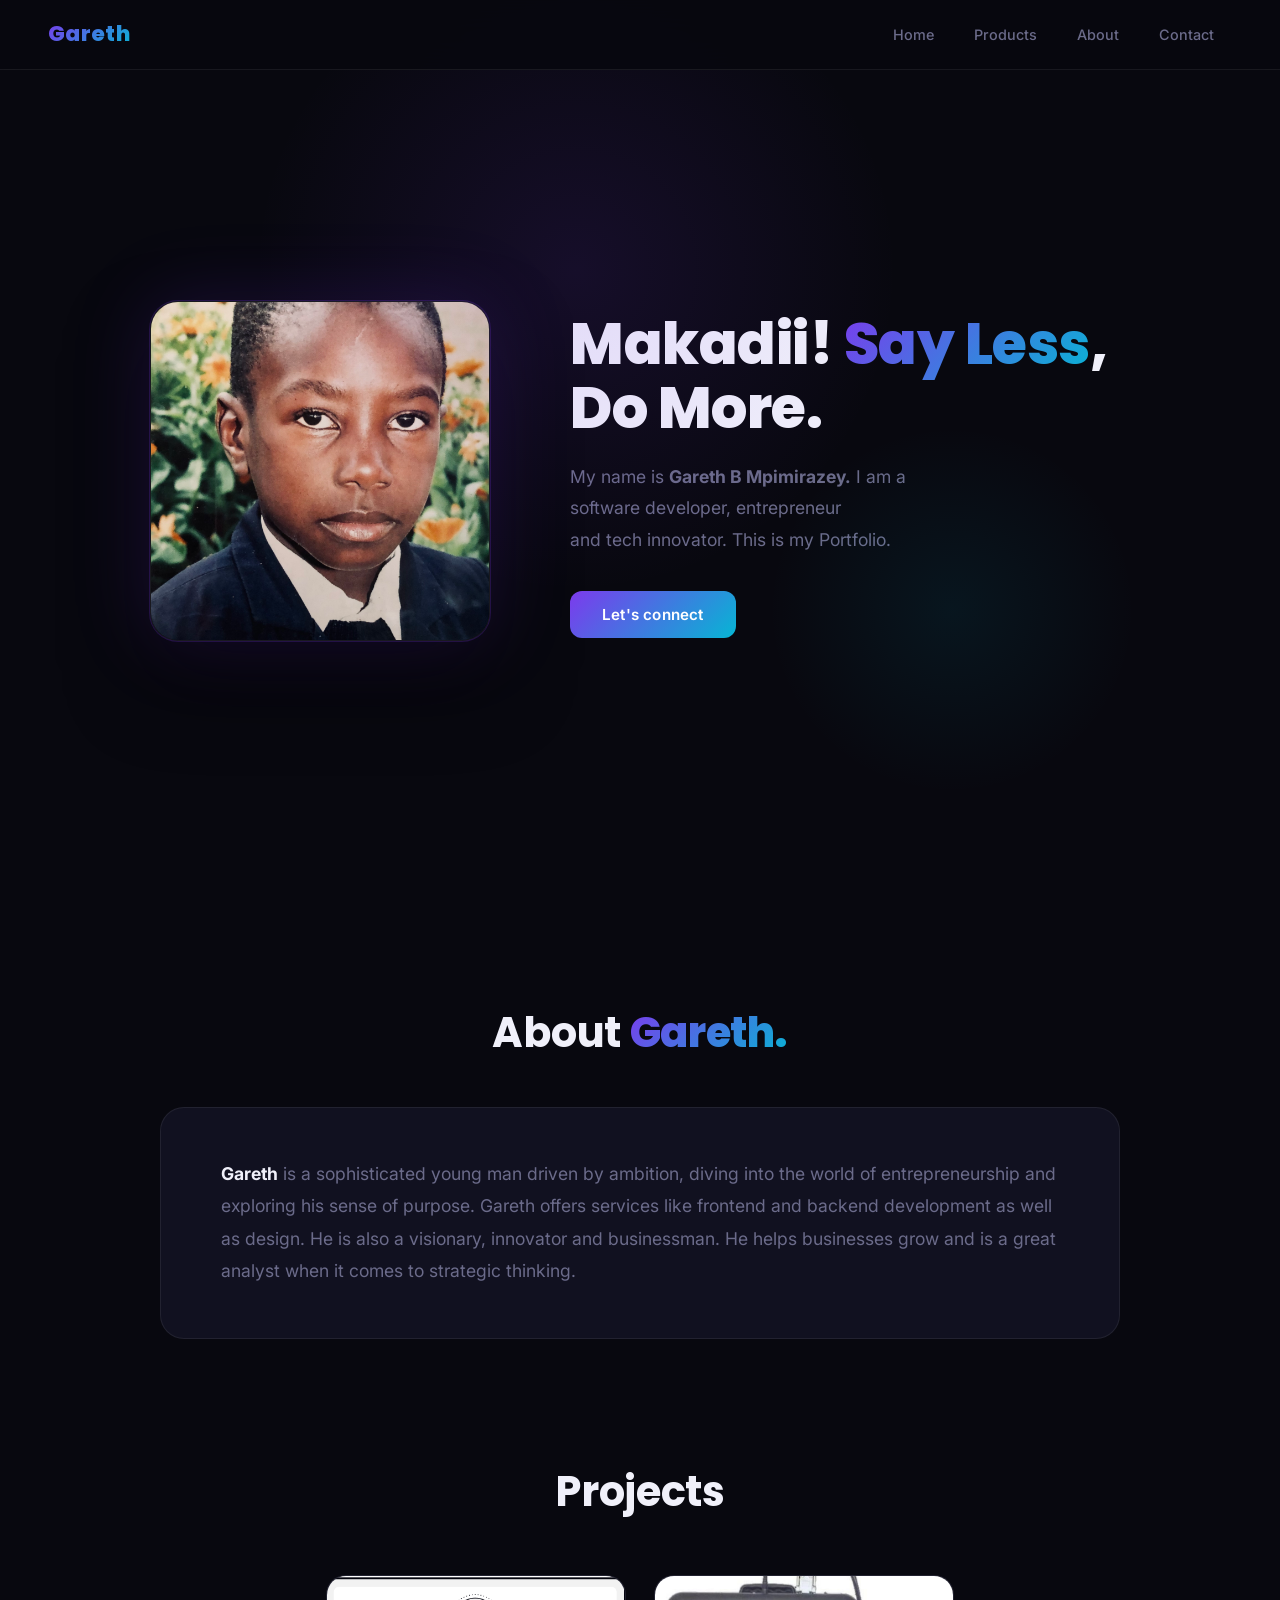
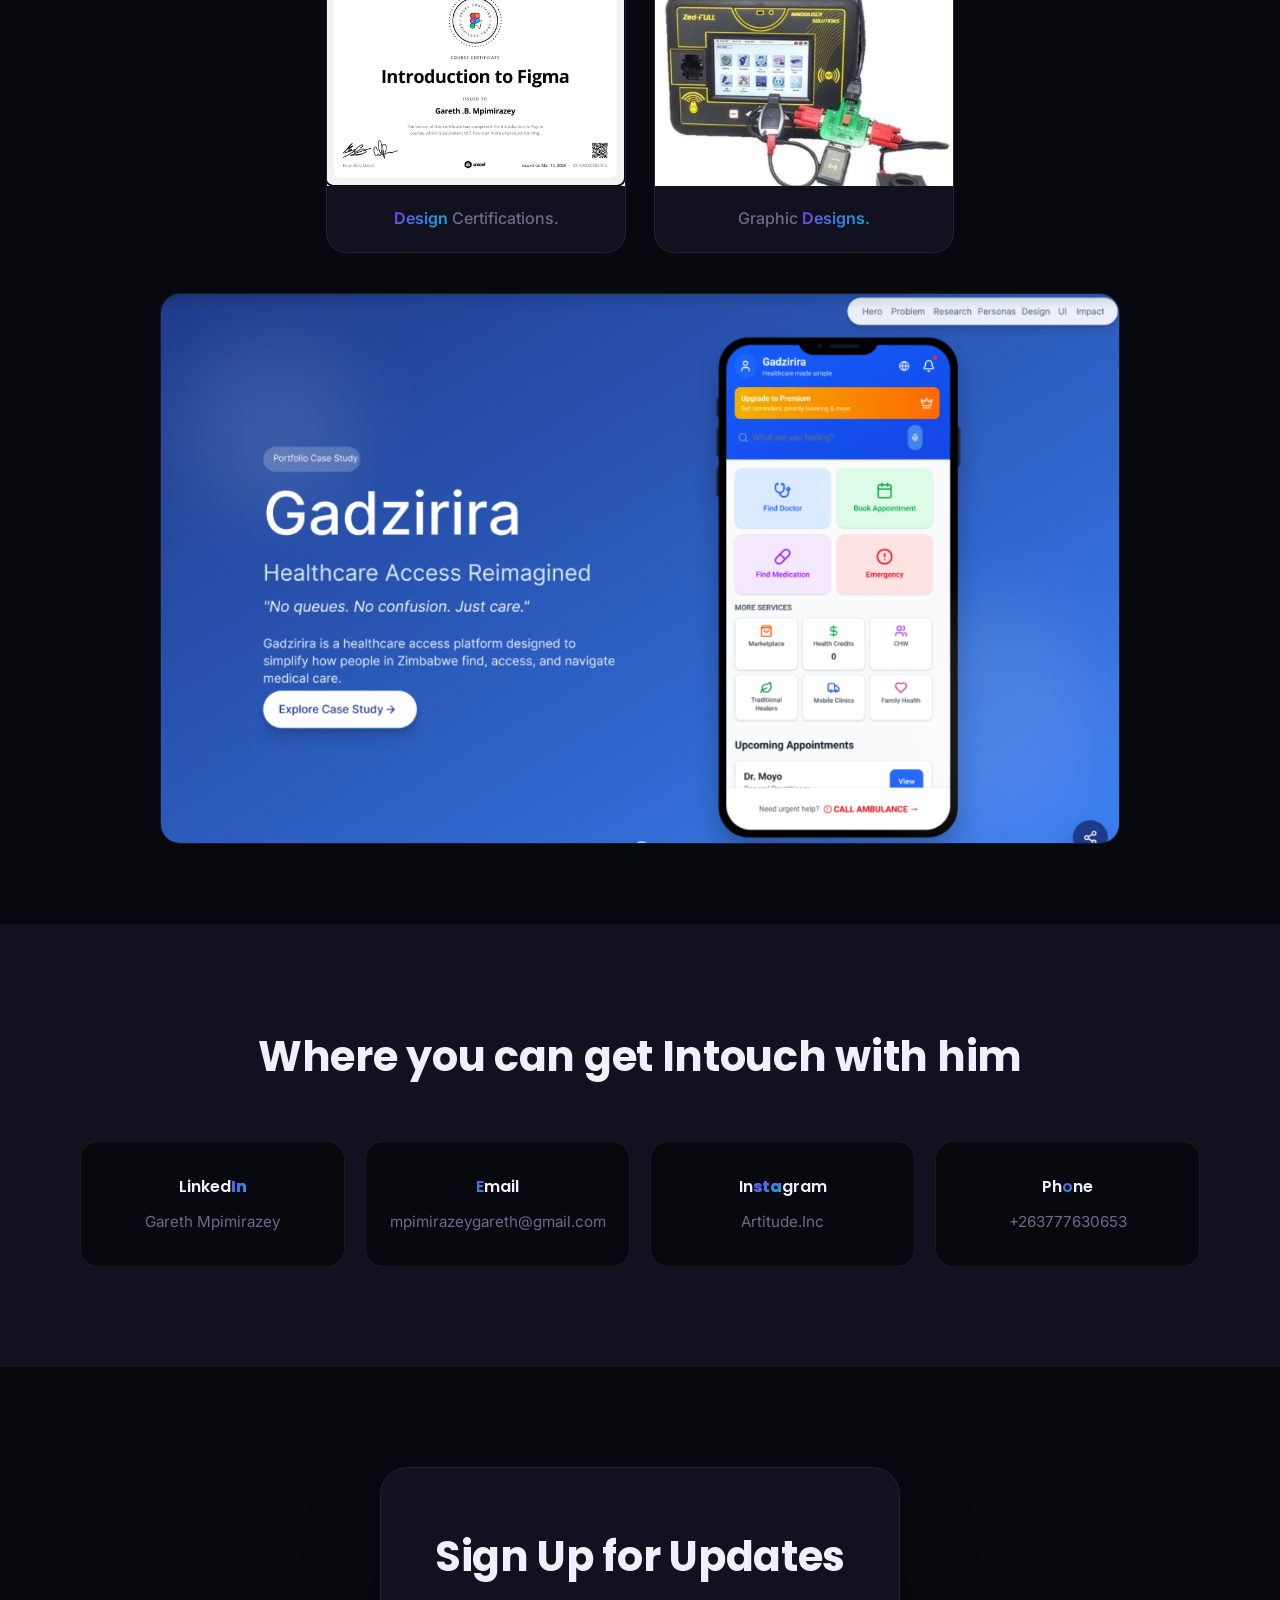
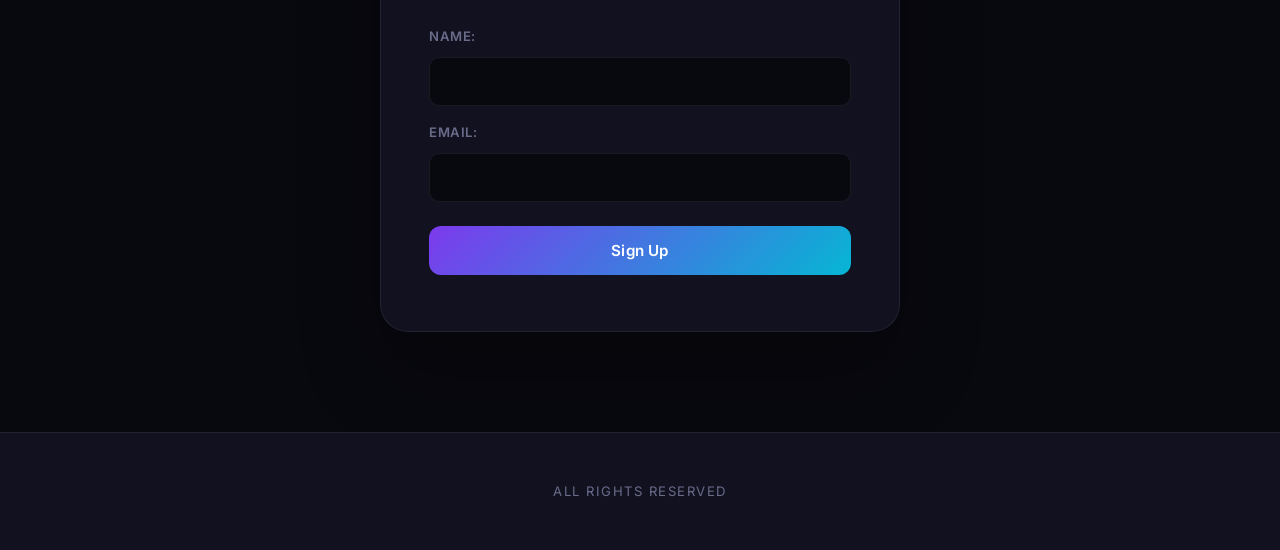
<file: index.html>
﻿<!DOCTYPE html>
<html lang="en">
<head>
    <meta charset="UTF-8">
    <meta name="viewport" content="width=device-width, initial-scale=1.0">
    <title>Gareth's Portfolio</title>

    <link rel="preconnect" href="https://fonts.googleapis.com">
    <link rel="preconnect" href="https://fonts.gstatic.com" crossorigin>
    <link href="https://fonts.googleapis.com/css2?family=Poppins:wght@300;400;500;600;700;800&family=Inter:wght@300;400;500;600&display=swap" rel="stylesheet">
    <link rel="stylesheet" href="style.css">

</head>
<body>
    <div class="nav">
        <label class="hero">Gareth</label>

        <!-- Hamburger button -->
        <div class="hamburger" id="hamburger">
            <span></span>
            <span></span>
            <span></span>
        </div>

        <!-- Desktop nav -->
        <ul class="nav-links">
            <li><a href="index.html">Home</a></li>
            <li><a href="products.html">Products</a></li>
            <li><a href="about.html">About</a></li>
            <li><a href="contact.html">Contact</a></li>
        </ul>
    </div>

    <!-- Mobile menu (right side) -->
    <div class="mobile-menu" id="mobileMenu">
        <a href="index.html">Home</a>
        <a href="products.html">Products</a>
        <a href="about.html">About</a>
        <a href="contact.html">Contact</a>
    </div>

    <!-- Overlay -->
    <div class="overlay" id="overlay"></div>
    <div class="body">
        <div class="pic"><img src="image0.jpeg" alt="" ></div>
        <div>
            <h1>Makadii! <span class="red">Say Less</span>, <span class="green">Do More</span>.</h1>
            <p> 
              My name is <span> <strong>Gareth B Mpimirazey.</strong></span> I am a <br>
              software developer, entrepreneur <br>
              and tech innovator. This is my Portfolio. <br>
            </p>
            <button class="bay"><a href="contact.html">Let's connect</a></button> 
        </div>
    </div>
    <div class="about-wrapper">
        <h2>About <span><strong>Gareth.</strong></span></h2>
        <div class="just">
            <p>
                <strong>Gareth</strong> is a sophisticated young man driven by ambition,
                diving into the world of entrepreneurship and exploring his
                sense of purpose. Gareth offers services like frontend and
                backend development as well as design. He is also a visionary,
                innovator and businessman. He helps businesses grow and
                is a great analyst when it comes to strategic thinking.
            </p>
        </div>
    </div>

    <div class="projects-wrapper">
        <h2>Projects</h2>
        <div class="projects">
            <div class="all">
                <div>
                    <img src="port.png" alt="Design Certifications">
                </div>
                <div class="pop">
                    <p><span>Design</span> Certifications.</p>
                </div>
            </div>

            <div class="all">
                <div>
                    <img src="port3.jpg" alt="Graphic Designs">
                </div>
                <div class="pop">
                    <p>Graphic <span>Designs.</span></p>
                </div>
            </div>
        </div>
        <div class="design">
            <img src="port2.png" alt="" width="100%" height="auto">
        </div>
    </div>

        <section>
            <article>
                <h2>Where you can get In<span>tou</span>ch with him</h2>
                 <div class="connect">
                    <div class="card"><h3>Linked<span><strong>In</strong></span></h3> Gareth Mpimirazey</div>
                    <div class="card"><h3><span>E</span>mail </h3> mpimirazeygareth@gmail.com </div>  
                    <div class="card"><h3>In<span><strong>sta</strong></span>gram </h3> Artitude.Inc </div>
                    <div class="card"><h3>Ph<span>o</span>ne  </h3> +263777630653 </div>
                 </div>
            </article>  
        </section>

        <div class="form">
            <h2>Sign Up for Updates</h2>
            <form action="#" method="post">
                <label for="name">Name:</label>
                <input type="text" id="name" name="name" required>

                <label for="email">Email:</label>
                <input type="email" id="email" name="email" required>

                <button type="submit">Sign Up</button>
            </form>
        </div>

    <div>
        <footer>
            ALL RIGHTS RESERVED
        </footer>
    </div>

    <script>
        const hamburger = document.getElementById('hamburger');
        const mobileMenu = document.getElementById('mobileMenu');
        const overlay = document.getElementById('overlay');

        hamburger.addEventListener('click', () => {
            mobileMenu.classList.toggle('active');
            overlay.classList.toggle('active');
        });

        overlay.addEventListener('click', () => {
            mobileMenu.classList.remove('active');
            overlay.classList.remove('active');
        });
    </script>
</body>
</html>
</file>
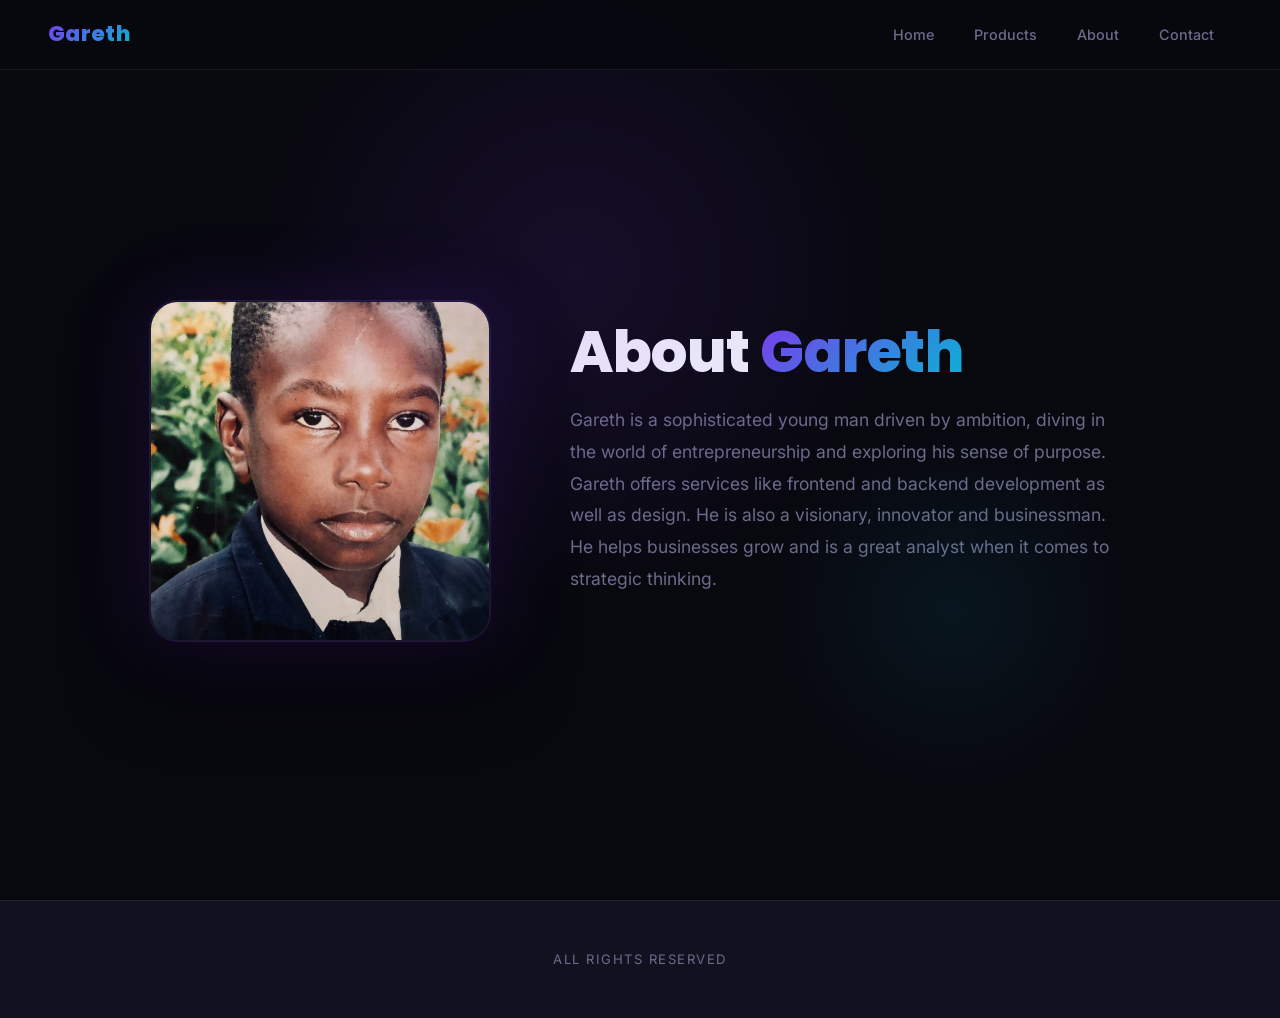
<file: about.html>
<!DOCTYPE html>
<html lang="en">
<head>
    <meta charset="UTF-8">
    <meta name="viewport" content="width=device-width, initial-scale=1.0">
    <title>About - Gareth's Portfolio</title>

    <link rel="preconnect" href="https://fonts.googleapis.com">
    <link rel="preconnect" href="https://fonts.gstatic.com" crossorigin>
    <link href="https://fonts.googleapis.com/css2?family=Poppins:wght@300;400;500;600;700;800&family=Inter:wght@300;400;500;600&display=swap" rel="stylesheet">
    <link rel="stylesheet" href="style.css">
</head>
<body>
    <div class="nav">
        <label class="hero">Gareth</label>

        <!-- Hamburger button -->
        <div class="hamburger" id="hamburger">
            <span></span>
            <span></span>
            <span></span>
        </div>

        <!-- Desktop nav -->
        <ul class="nav-links">
            <li><a href="index.html">Home</a></li>
            <li><a href="products.html">Products</a></li>
            <li><a href="about.html">About</a></li>
            <li><a href="contact.html">Contact</a></li>
        </ul>
    </div>

    <!-- Mobile menu (right side) -->
    <div class="mobile-menu" id="mobileMenu">
        <a href="index.html">Home</a>
        <a href="products.html">Products</a>
        <a href="about.html">About</a>
        <a href="contact.html">Contact</a>
    </div>

    <!-- Overlay -->
    <div class="overlay" id="overlay"></div>
    <div class="body">
        <div class="pic"><img src="image0.jpeg" alt="" width="100%" height="auto" ></div>
        <div>
            <h1>About <span class="red">Gareth</span></h1>
            <p> 
              Gareth is a sophisticated young man driven by ambition, diving in the world of entrepreneurship and exploring his sense of purpose. Gareth offers services like frontend and backend development as well as design. He is also a visionary, innovator and businessman. He helps businesses grow and is a great analyst when it comes to strategic thinking.
            </p>
        </div>
    </div>

    <div>
        <footer>
            ALL RIGHTS RESERVED
        </footer>
    </div>

    <script>
        const hamburger = document.getElementById('hamburger');
        const mobileMenu = document.getElementById('mobileMenu');
        const overlay = document.getElementById('overlay');

        hamburger.addEventListener('click', () => {
            mobileMenu.classList.toggle('active');
            overlay.classList.toggle('active');
        });

        overlay.addEventListener('click', () => {
            mobileMenu.classList.remove('active');
            overlay.classList.remove('active');
        });
    </script>
</body>
</html>
</file>
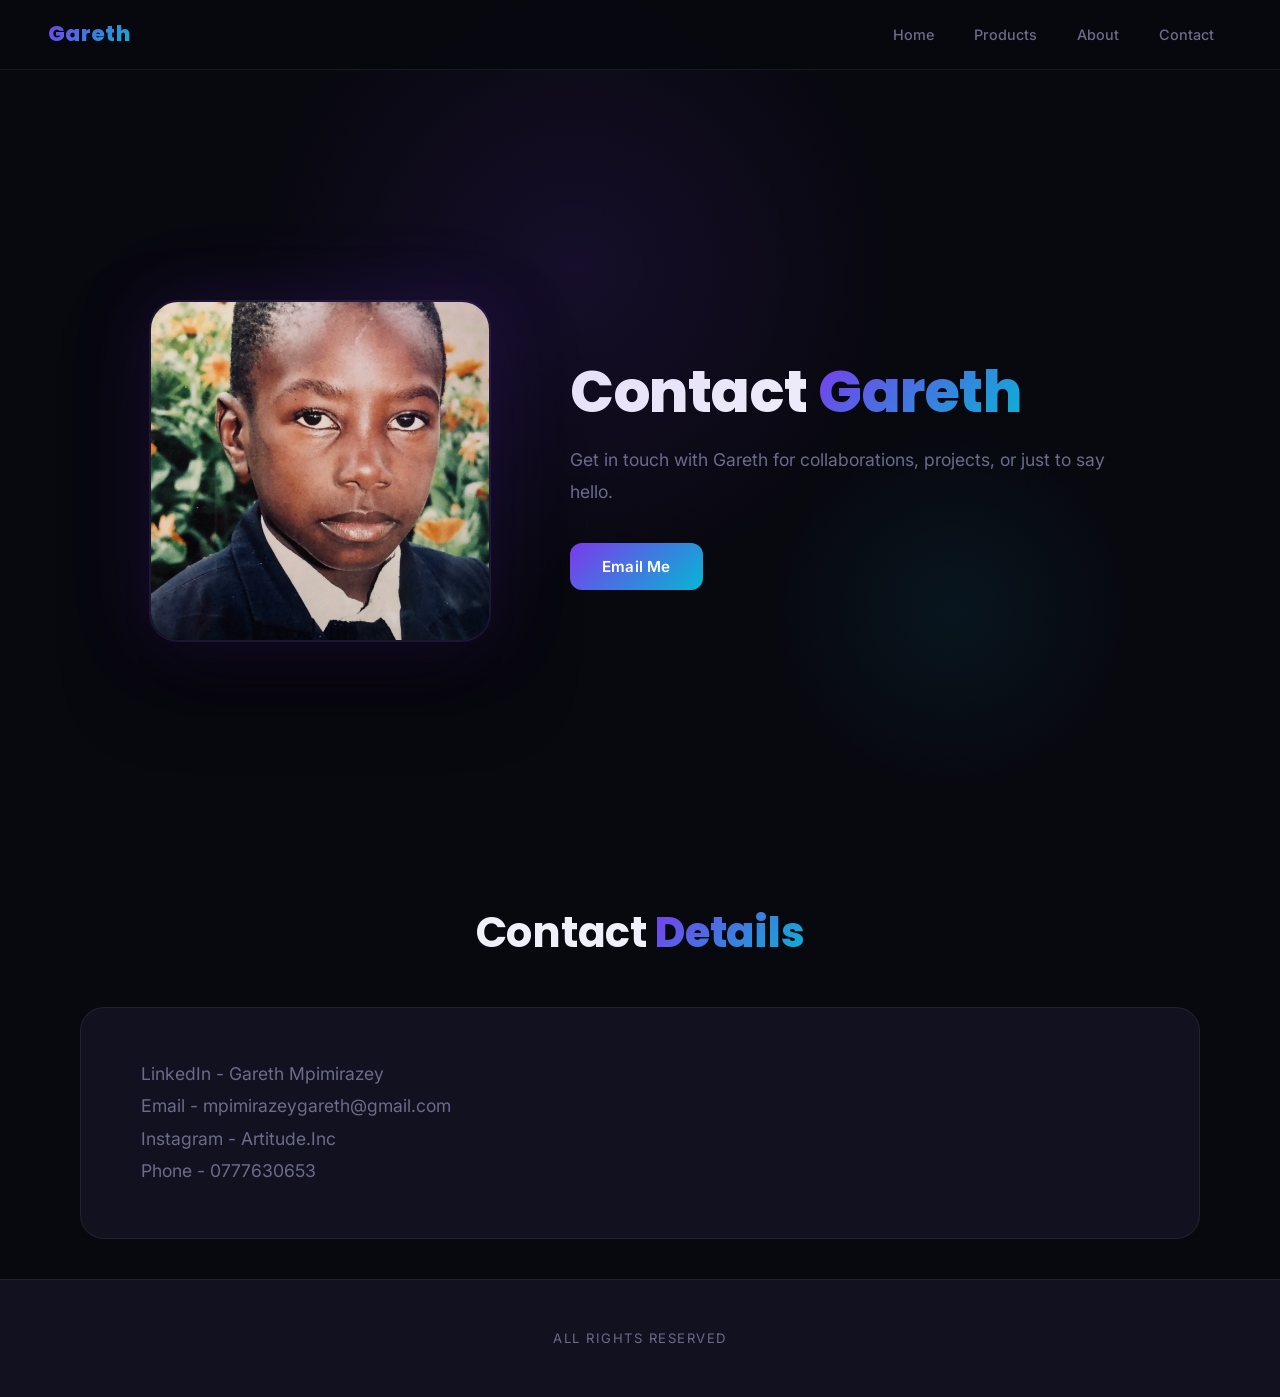
<file: contact.html>
﻿<!DOCTYPE html>
<html lang="en">
<head>
    <meta charset="UTF-8">
    <meta name="viewport" content="width=device-width, initial-scale=1.0">
    <title>Contact - Gareth's Portfolio</title>

    <link rel="preconnect" href="https://fonts.googleapis.com">
    <link rel="preconnect" href="https://fonts.gstatic.com" crossorigin>
    <link href="https://fonts.googleapis.com/css2?family=Poppins:wght@300;400;500;600;700;800&family=Inter:wght@300;400;500;600&display=swap" rel="stylesheet">
    <link rel="stylesheet" href="style.css">
</head>
<body>
    <div class="nav">
        <label class="hero">Gareth</label>

        <!-- Hamburger button -->
        <div class="hamburger" id="hamburger">
            <span></span>
            <span></span>
            <span></span>
        </div>

        <!-- Desktop nav -->
        <ul class="nav-links">
            <li><a href="index.html">Home</a></li>
            <li><a href="products.html">Products</a></li>
            <li><a href="about.html">About</a></li>
            <li><a href="contact.html">Contact</a></li>
        </ul>
    </div>

    <!-- Mobile menu (right side) -->
    <div class="mobile-menu" id="mobileMenu">
        <a href="index.html">Home</a>
        <a href="products.html">Products</a>
        <a href="about.html">About</a>
        <a href="contact.html">Contact</a>
    </div>

    <!-- Overlay -->
    <div class="overlay" id="overlay"></div>
    <div class="body">
        <div class="pic"><img src="image0.jpeg" alt="" width="100%" height="auto" ></div>
        <div>
            <h1>Contact <span class="red">Gareth</span></h1>
            <p> 
              Get in touch with Gareth for collaborations, projects, or just to say hello.
            </p>
            <button class="bay"><a href="mailto:mpimirazeygareth@gmail.com">Email Me</a></button>
        </div>
    </div>
    <div >
        <h2>Contact <span> <strong>Details</strong></span></h2>
        <div class="just">
        <p>
                LinkedIn - Gareth Mpimirazey <br>
                Email - mpimirazeygareth@gmail.com <br>
                Instagram - Artitude.Inc <br>
                Phone - 0777630653
        </p>
        </div>
    </div>

    <div>
        <footer>
            ALL RIGHTS RESERVED
        </footer>
    </div>

    <script>
        const hamburger = document.getElementById('hamburger');
        const mobileMenu = document.getElementById('mobileMenu');
        const overlay = document.getElementById('overlay');

        hamburger.addEventListener('click', () => {
            mobileMenu.classList.toggle('active');
            overlay.classList.toggle('active');
        });

        overlay.addEventListener('click', () => {
            mobileMenu.classList.remove('active');
            overlay.classList.remove('active');
        });
    </script>
</body>
</html>
</file>
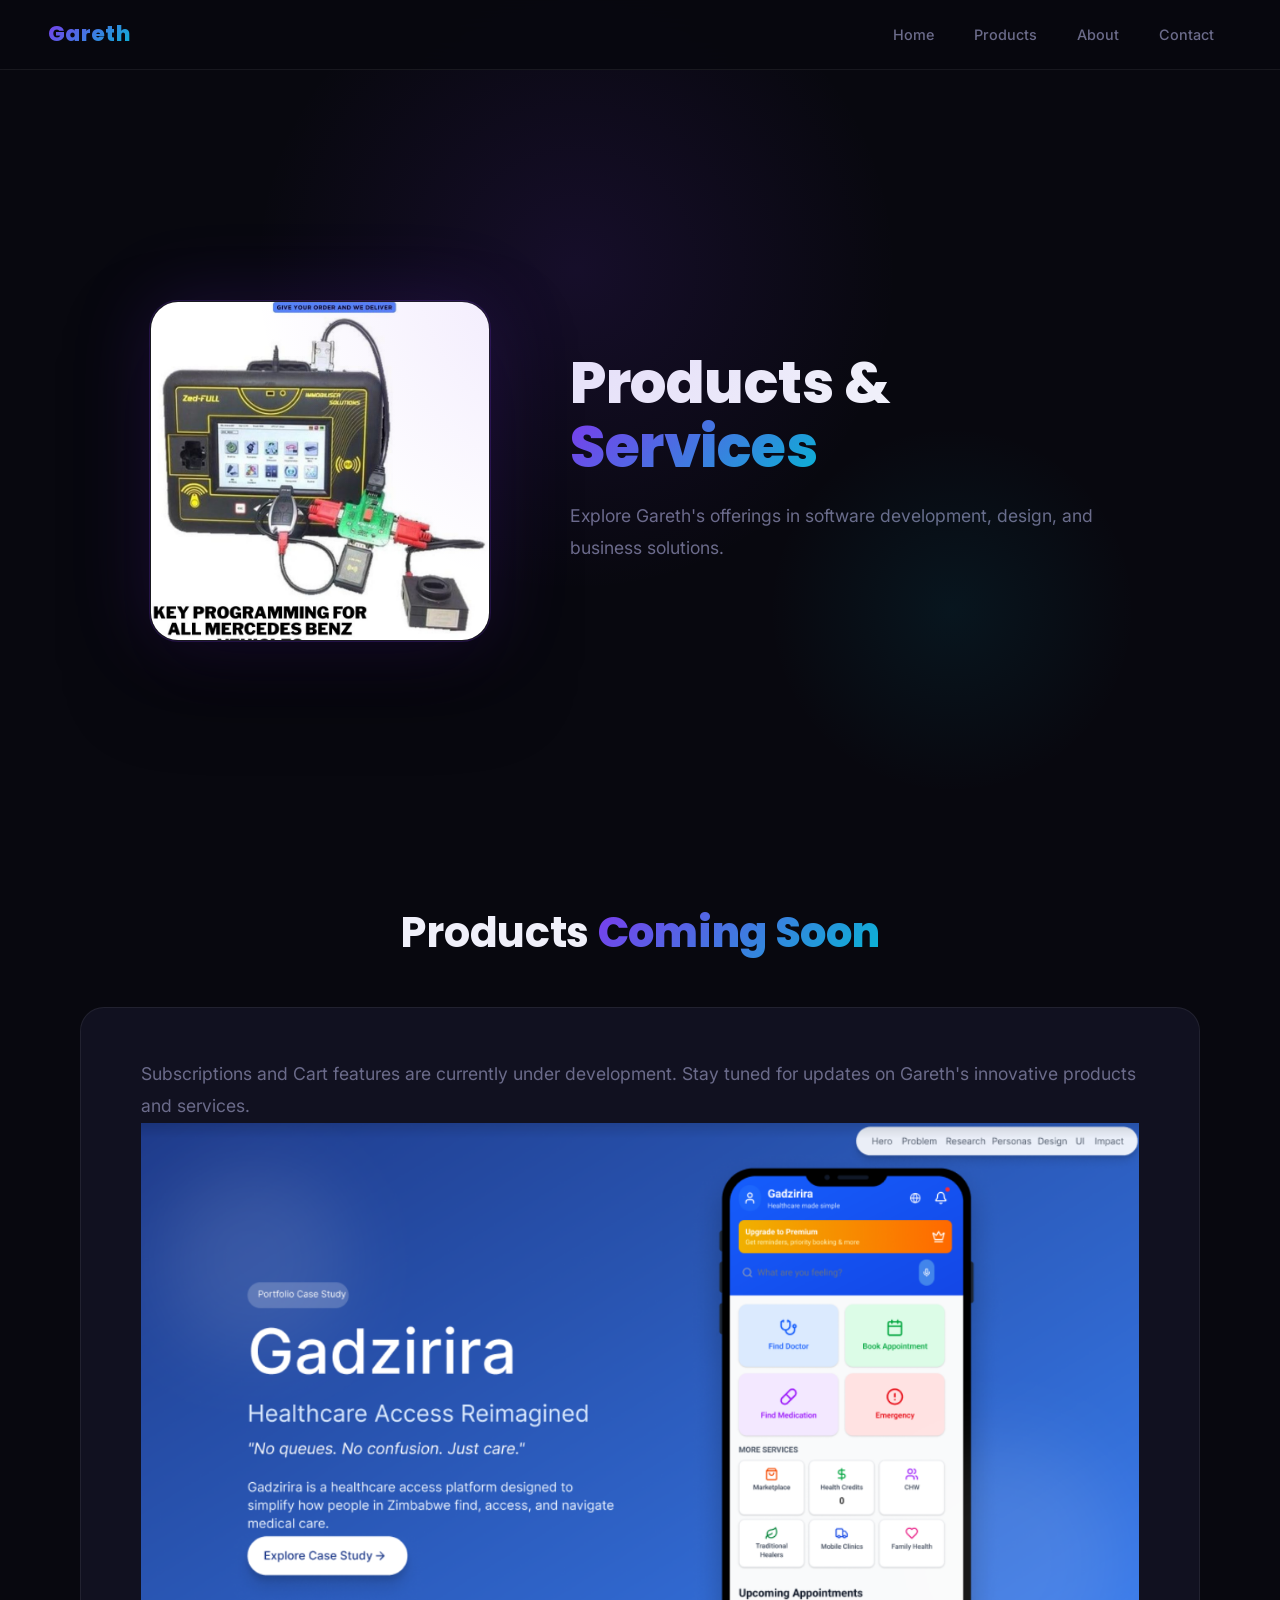
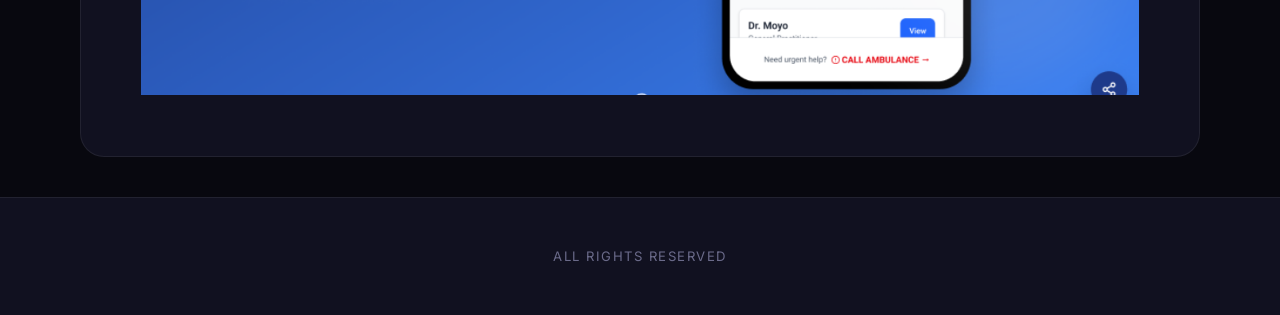
<file: products.html>
<!DOCTYPE html>
<html lang="en">
<head>
    <meta charset="UTF-8">
    <meta name="viewport" content="width=device-width, initial-scale=1.0">
    <title>Products - Gareth's Portfolio</title>

    <link rel="preconnect" href="https://fonts.googleapis.com">
    <link rel="preconnect" href="https://fonts.gstatic.com" crossorigin>
    <link href="https://fonts.googleapis.com/css2?family=Poppins:wght@300;400;500;600;700;800&family=Inter:wght@300;400;500;600&display=swap" rel="stylesheet">
    <link rel="stylesheet" href="style.css">
</head>
<body>
    <div class="nav">
        <label class="hero">Gareth</label>

        <!-- Hamburger button -->
        <div class="hamburger" id="hamburger">
            <span></span>
            <span></span>
            <span></span>
        </div>

        <!-- Desktop nav -->
        <ul class="nav-links">
            <li><a href="index.html">Home</a></li>
            <li><a href="products.html">Products</a></li>
            <li><a href="about.html">About</a></li>
            <li><a href="contact.html">Contact</a></li>
        </ul>
    </div>

    <!-- Mobile menu (right side) -->
    <div class="mobile-menu" id="mobileMenu">
        <a href="index.html">Home</a>
        <a href="products.html">Products</a>
        <a href="about.html">About</a>
        <a href="contact.html">Contact</a>
    </div>

    <!-- Overlay -->
    <div class="overlay" id="overlay"></div>
    <div class="body">
        <div class="pic"><img src="port3.jpg" alt="" width="100%" height="auto" ></div>
        <div>
            <h1>Products & <span class="red">Services</span></h1>
            <p> 
              Explore Gareth's offerings in software development, design, and business solutions.
            </p>
        </div>
    </div>
    <div >
        <h2>Products <span> <strong>Coming Soon</strong></span></h2>
        <div class="just">
        <p>
                Subscriptions and Cart features are currently under development. Stay tuned for updates on Gareth's innovative products and services.
        </p>
        <img src="port2.png" alt="Coming Soon Image" style="max-width: 100%; height: auto;">
        </div>
    </div>

    <div>
        <footer>
            ALL RIGHTS RESERVED
        </footer>
    </div>

    <script>
        const hamburger = document.getElementById('hamburger');
        const mobileMenu = document.getElementById('mobileMenu');
        const overlay = document.getElementById('overlay');

        hamburger.addEventListener('click', () => {
            mobileMenu.classList.toggle('active');
            overlay.classList.toggle('active');
        });

        overlay.addEventListener('click', () => {
            mobileMenu.classList.remove('active');
            overlay.classList.remove('active');
        });
    </script>
</body>
</html>
</file>
<file: style.css>
@import url('https://fonts.googleapis.com/css2?family=Poppins:wght@300;400;500;600;700;800&family=Inter:wght@300;400;500;600&display=swap');

/* === RESET & BASE === */
*, *::before, *::after {
    margin: 0;
    padding: 0;
    box-sizing: border-box;
}

:root {
    --bg:        #08080f;
    --surface:   #111120;
    --surface-2: #18182a;
    --border:    rgba(255, 255, 255, 0.07);
    --accent:    #7c3aed;
    --accent-2:  #06b6d4;
    --text:      #f0f0fa;
    --muted:     #6b6b8a;
    --nav-h:     70px;
}

html {
    scroll-behavior: smooth;
}

body {
    background-color: var(--bg);
    color: var(--text);
    font-family: 'Inter', sans-serif;
    line-height: 1.6;
    overflow-x: hidden;
}

ul {
    list-style: none;
    margin: 0;
    padding: 0;
}

/* === NAV === */
.nav {
    position: fixed;
    top: 0;
    left: 0;
    right: 0;
    z-index: 1100;
    height: var(--nav-h);
    display: flex;
    align-items: center;
    justify-content: space-between;
    padding: 0 48px;
    background: rgba(8, 8, 15, 0.85);
    backdrop-filter: blur(24px);
    -webkit-backdrop-filter: blur(24px);
    border-bottom: 1px solid var(--border);
}

.hero {
    font-family: 'Poppins', sans-serif;
    font-weight: 800;
    font-size: 1.35rem;
    background: linear-gradient(135deg, var(--accent), var(--accent-2));
    -webkit-background-clip: text;
    -webkit-text-fill-color: transparent;
    background-clip: text;
    letter-spacing: 0.3px;
}

.nav-links {
    display: flex;
    gap: 4px;
}

.nav-links li a {
    color: var(--muted);
    text-decoration: none;
    font-size: 0.9rem;
    font-weight: 500;
    padding: 8px 18px;
    border-radius: 10px;
    transition: color 0.2s, background 0.2s;
    display: block;
}

.nav-links li a:hover {
    color: var(--text);
    background: var(--surface);
}

/* === HAMBURGER === */
.hamburger {
    display: none;
    flex-direction: column;
    cursor: pointer;
    z-index: 1200;
    gap: 5px;
    padding: 4px;
}

.hamburger span {
    width: 24px;
    height: 2px;
    background: var(--text);
    border-radius: 2px;
    transition: 0.3s;
}

/* === MOBILE MENU === */
.mobile-menu {
    position: fixed;
    top: 0;
    right: -300px;
    width: 280px;
    height: 100vh;
    background: var(--surface);
    border-left: 1px solid var(--border);
    display: flex;
    flex-direction: column;
    padding-top: 100px;
    padding-left: 32px;
    gap: 4px;
    transition: right 0.35s cubic-bezier(0.4, 0, 0.2, 1);
    z-index: 1000;
}

.mobile-menu a {
    color: var(--muted);
    text-decoration: none;
    font-size: 1.05rem;
    font-weight: 500;
    padding: 14px 0;
    border-bottom: 1px solid var(--border);
    transition: color 0.2s;
}

.mobile-menu a:last-child {
    border-bottom: none;
}

.mobile-menu a:hover {
    color: var(--text);
}

.mobile-menu.active {
    right: 0;
}

/* === OVERLAY === */
.overlay {
    position: fixed;
    inset: 0;
    background: rgba(0, 0, 0, 0.65);
    backdrop-filter: blur(4px);
    display: none;
    z-index: 900;
}

.overlay.active {
    display: block;
}

/* === HERO SECTION === */
.body {
    display: flex;
    justify-content: center;
    align-items: center;
    gap: 80px;
    min-height: 100vh;
    padding: calc(var(--nav-h) + 80px) 80px 100px;
    position: relative;
    overflow: hidden;
}

.body::before {
    content: '';
    position: absolute;
    top: 30%;
    left: 45%;
    transform: translate(-50%, -50%);
    width: 700px;
    height: 700px;
    background: radial-gradient(circle, rgba(124, 58, 237, 0.12) 0%, transparent 65%);
    pointer-events: none;
}

.body::after {
    content: '';
    position: absolute;
    bottom: 10%;
    right: 10%;
    width: 400px;
    height: 400px;
    background: radial-gradient(circle, rgba(6, 182, 212, 0.08) 0%, transparent 65%);
    pointer-events: none;
}

.pic {
    flex-shrink: 0;
}

.pic img {
    width: 340px;
    height: 340px;
    object-fit: cover;
    border-radius: 28px;
    border: 1px solid var(--border);
    box-shadow:
        0 0 0 1px rgba(124, 58, 237, 0.2),
        0 0 80px rgba(124, 58, 237, 0.18),
        0 40px 80px rgba(0, 0, 0, 0.5);
}

.body > div:last-child {
    max-width: 560px;
}

h1 {
    font-family: 'Poppins', sans-serif;
    font-size: 3.6rem;
    font-weight: 800;
    line-height: 1.12;
    margin-bottom: 20px;
    color: var(--text);
    letter-spacing: -0.5px;
}

.body p {
    font-size: 1.1rem;
    color: var(--muted);
    margin-bottom: 36px;
    line-height: 1.8;
    font-weight: 400;
}

.red {
    background: linear-gradient(135deg, var(--accent), var(--accent-2));
    -webkit-background-clip: text;
    -webkit-text-fill-color: transparent;
    background-clip: text;
}

.green {
    color: var(--text);
}

span {
    /* no forced color — let context control it */
}

/* === BUTTONS === */
button {
    display: inline-flex;
    align-items: center;
    justify-content: center;
    padding: 14px 32px;
    background: linear-gradient(135deg, var(--accent), var(--accent-2));
    color: #fff;
    border: none;
    border-radius: 12px;
    cursor: pointer;
    font-family: 'Inter', sans-serif;
    font-size: 0.95rem;
    font-weight: 600;
    letter-spacing: 0.2px;
    transition: transform 0.2s ease, box-shadow 0.2s ease;
    width: auto;
    height: auto;
}

button:hover {
    transform: translateY(-2px);
    box-shadow: 0 8px 32px rgba(124, 58, 237, 0.45);
    border-radius: 12px;
    background: linear-gradient(135deg, #6d28d9, #0891b2);
    color: #fff;
}

.bay {
    display: inline-flex;
    align-items: center;
    justify-content: center;
    padding: 14px 32px;
    background: linear-gradient(135deg, var(--accent), var(--accent-2));
    border-radius: 12px;
    transition: transform 0.2s ease, box-shadow 0.2s ease;
    font-size: 0.95rem;
    font-weight: 600;
}

.bay:hover {
    transform: translateY(-2px);
    box-shadow: 0 8px 32px rgba(124, 58, 237, 0.45);
    background: linear-gradient(135deg, #6d28d9, #0891b2);
}

.bay a {
    color: #fff;
    text-decoration: none;
    font-size: inherit;
    font-weight: 600;
}

/* === SECTION HEADINGS === */
h2 {
    font-family: 'Poppins', sans-serif;
    font-size: 2.6rem;
    font-weight: 700;
    color: var(--text);
    text-align: center;
    letter-spacing: -0.3px;
}

h2 span strong,
h2 strong {
    background: linear-gradient(135deg, var(--accent), var(--accent-2));
    -webkit-background-clip: text;
    -webkit-text-fill-color: transparent;
    background-clip: text;
    font-weight: 800;
}

/* === ABOUT SECTION === */
.about-wrapper {
    padding: 100px 80px 0;
}

.just {
    background: var(--surface);
    border: 1px solid var(--border);
    border-radius: 24px;
    padding: 50px 60px;
    margin: 40px 80px;
    height: auto;
    font-size: 1.1rem;
    color: var(--muted);
    line-height: 1.85;
}

.just p strong {
    color: var(--text);
}

/* === PROJECTS === */
.projects-wrapper {
    padding: 80px 80px 0;
}

.projects {
    display: flex;
    justify-content: center;
    gap: 28px;
    flex-wrap: wrap;
    margin-top: 50px;
}

.all {
    background: var(--surface);
    border: 1px solid var(--border);
    border-radius: 20px;
    overflow: hidden;
    text-align: center;
    flex: 0 0 300px;
    transition: transform 0.3s ease, box-shadow 0.3s ease, border-color 0.3s ease;
    display: flex;
    flex-direction: column;
    margin: 0;
}

.all:hover {
    transform: translateY(-10px);
    border-color: rgba(124, 58, 237, 0.45);
    box-shadow: 0 24px 60px rgba(124, 58, 237, 0.18);
}

.all > div:first-child {
    overflow: hidden;
    height: 210px;
}

.projects img {
    width: 100%;
    height: 210px;
    object-fit: cover;
    border-radius: 0;
    margin: 0;
    transition: transform 0.4s ease;
    display: block;
}

.all:hover .projects img {
    transform: scale(1.06);
}

.pop {
    padding: 20px 24px;
}

.projects p {
    font-size: 1rem;
    color: var(--muted);
    padding: 0;
    margin: 0;
    font-weight: 500;
}

.projects p span {
    color: var(--text);
    font-weight: 600;
    background: linear-gradient(135deg, var(--accent), var(--accent-2));
    -webkit-background-clip: text;
    -webkit-text-fill-color: transparent;
    background-clip: text;
}

.design {
    margin: 40px 80px 80px;
    border-radius: 20px;
    overflow: hidden;
    border: 1px solid var(--border);
}

.design img {
    border-radius: 0;
    display: block;
}

/* === CONTACT SECTION === */
section {
    background: var(--surface);
    padding: 100px 80px;
    font-size: 1rem;
    color: var(--text);
    width: 100%;
    display: flex;
    flex-direction: column;
}

article h2 {
    margin-bottom: 16px;
}

article > h2 + p,
article > p {
    color: var(--muted);
    text-align: center;
    margin-bottom: 50px;
    font-size: 1rem;
}

.connect {
    display: grid;
    grid-template-columns: repeat(4, 1fr);
    gap: 20px;
    margin-top: 50px;
    padding: 0;
    background: transparent;
    width: 100%;
    align-items: unset;
}

.card {
    background: var(--bg);
    border: 1px solid var(--border);
    border-radius: 18px;
    padding: 32px 20px;
    font-size: 0.95rem;
    text-align: center;
    transition: transform 0.3s ease, box-shadow 0.3s ease, border-color 0.3s ease;
    flex: unset;
    margin: 0;
    color: var(--muted);
}

.card:hover {
    border-color: rgba(124, 58, 237, 0.45);
    transform: translateY(-5px);
    box-shadow: 0 16px 48px rgba(124, 58, 237, 0.14);
}

.card h3 {
    font-family: 'Poppins', sans-serif;
    font-size: 1rem;
    font-weight: 600;
    margin-bottom: 10px;
    color: var(--text);
}

.card h3 span,
.card h3 strong {
    background: linear-gradient(135deg, var(--accent), var(--accent-2));
    -webkit-background-clip: text;
    -webkit-text-fill-color: transparent;
    background-clip: text;
}

/* === FORM === */
.form {
    max-width: 520px;
    margin: 100px auto;
    padding: 56px 48px;
    background: var(--surface);
    border: 1px solid var(--border);
    border-radius: 28px;
    text-align: center;
    box-shadow: 0 40px 80px rgba(0, 0, 0, 0.3);
}

.form h2 {
    margin-bottom: 36px;
}

.form form {
    display: flex;
    flex-direction: column;
    gap: 16px;
    text-align: left;
}

.form label {
    color: var(--muted);
    font-size: 0.82rem;
    font-weight: 600;
    letter-spacing: 0.5px;
    text-transform: uppercase;
    margin-bottom: -6px;
}

.form input {
    padding: 14px 16px;
    background: var(--bg);
    border: 1px solid var(--border);
    border-radius: 10px;
    color: var(--text);
    font-size: 0.95rem;
    font-family: 'Inter', sans-serif;
    transition: border-color 0.2s;
    margin-bottom: 0;
}

.form input:focus {
    outline: none;
    border-color: var(--accent);
    box-shadow: 0 0 0 3px rgba(124, 58, 237, 0.15);
}

.form button {
    margin-top: 8px;
    width: 100%;
    padding: 15px;
}

/* === FOOTER === */
footer {
    padding: 48px 40px;
    background: var(--surface);
    border-top: 1px solid var(--border);
    color: var(--muted);
    text-align: center;
    font-size: 0.82rem;
    letter-spacing: 1.5px;
    text-transform: uppercase;
}

/* === RESPONSIVE: tablet === */
@media screen and (max-width: 1024px) {
    .hamburger {
        display: flex;
    }

    .nav-links {
        display: none;
    }

    .connect {
        grid-template-columns: repeat(2, 1fr);
    }

    .nav {
        padding: 0 28px;
    }
}

@media screen and (max-width: 768px) {
    h1 {
        font-size: 2.2rem;
    }

    h2 {
        font-size: 1.9rem;
    }

    .body {
        flex-direction: column;
        gap: 40px;
        padding: calc(var(--nav-h) + 50px) 24px 70px;
        text-align: center;
    }

    .body p {
        font-size: 1rem;
    }

    .pic img {
        width: 220px;
        height: 220px;
    }

    .about-wrapper,
    .projects-wrapper {
        padding: 70px 24px 0;
    }

    .just {
        margin: 28px 0;
        padding: 32px 28px;
        font-size: 1rem;
    }

    .projects {
        gap: 20px;
    }

    .all {
        flex: 0 0 100%;
        max-width: 360px;
    }

    .design {
        margin: 32px 0 60px;
    }

    section {
        padding: 70px 24px;
    }

    .connect {
        grid-template-columns: 1fr 1fr;
        gap: 12px;
    }

    .card {
        padding: 24px 16px;
        font-size: 0.88rem;
    }

    .form {
        margin: 60px 24px;
        padding: 36px 28px;
    }
}

@media screen and (max-width: 480px) {
    h1 {
        font-size: 1.85rem;
    }

    .connect {
        grid-template-columns: 1fr;
    }

    .body {
        padding-left: 20px;
        padding-right: 20px;
    }
}
</file>
